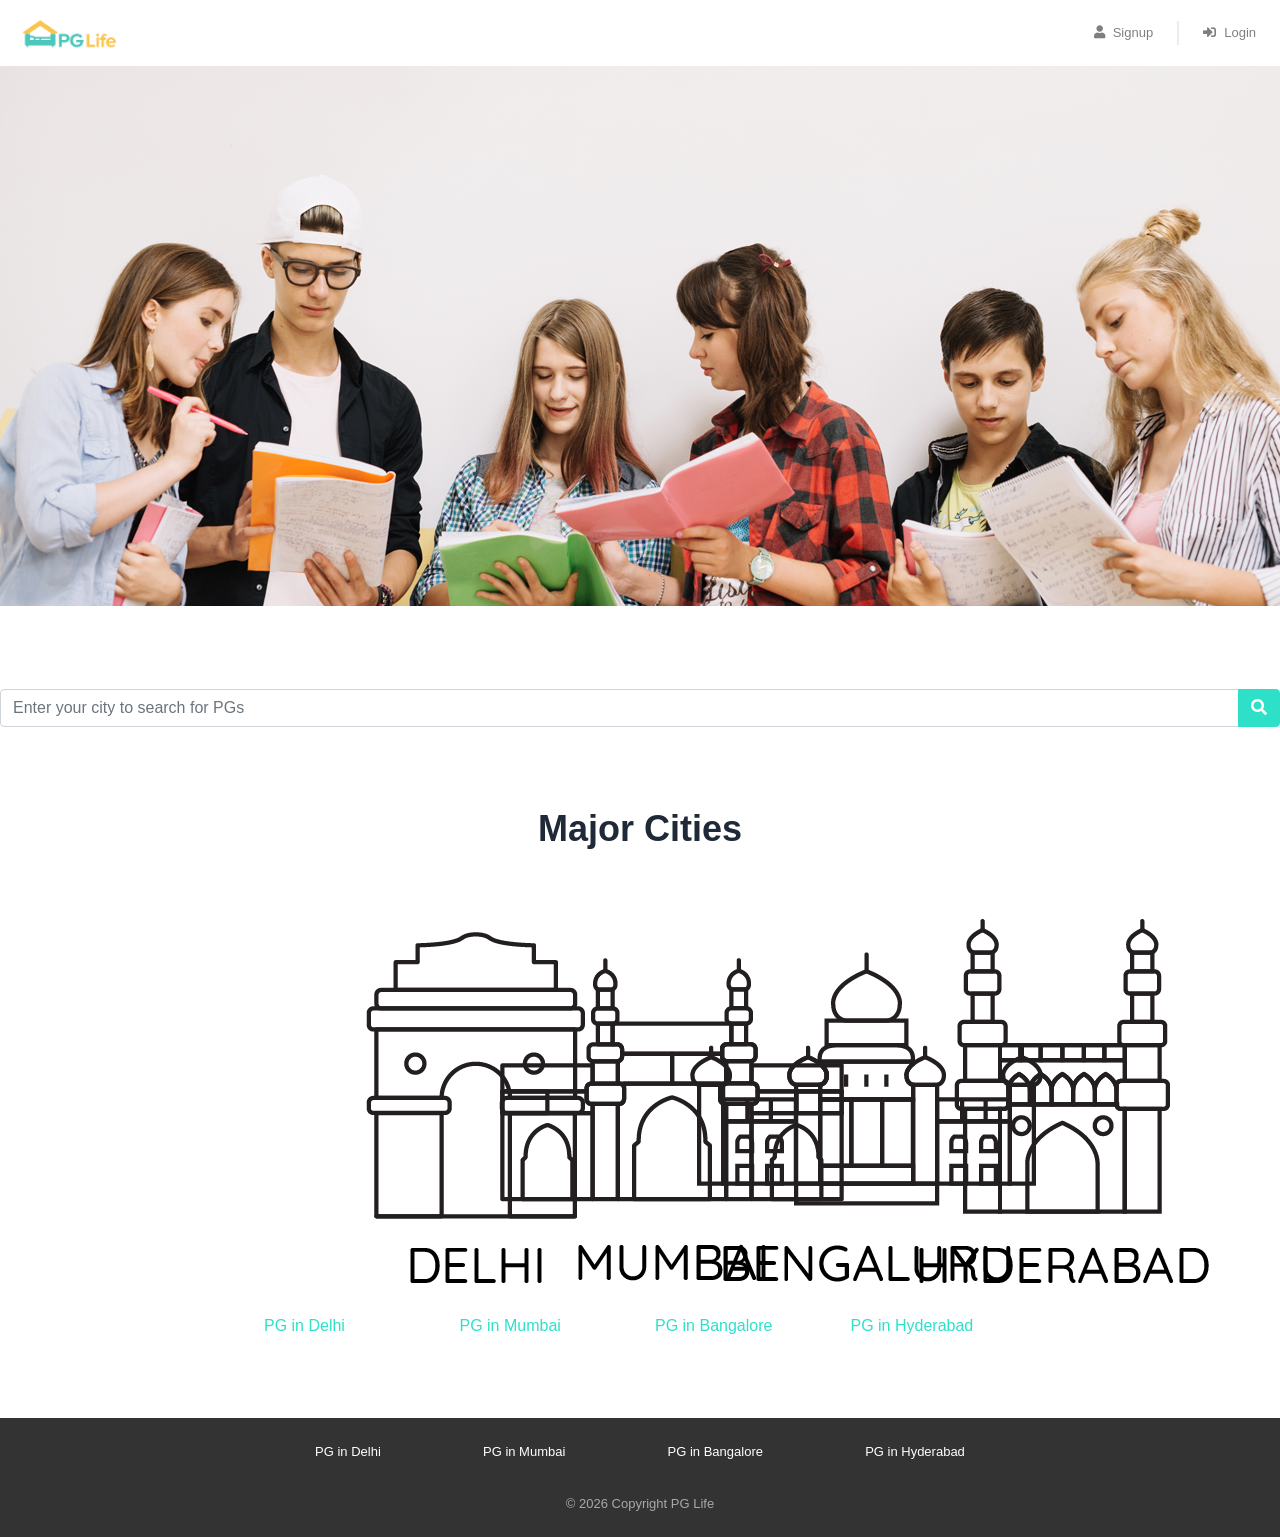
<file: index.html>
<!DOCTYPE html>
<html lang="en">

<head>
    <meta name="viewport" content="width=device-width, initial-scale=1">
    <title>Welcome | PG Life</title>

    <link href="css/bootstrap.min.css" rel="stylesheet" />
    <link href="https://use.fontawesome.com/releases/v5.11.2/css/all.css" rel="stylesheet" />
    <link href="https://fonts.googleapis.com/css2?family=Open+Sans:ital,wght@0,300;0,400;0,600;0,700;0,800;1,300;1,400;1,600;1,700;1,800&display=swap" rel="stylesheet" />
    <link href="css/common.css" rel="stylesheet" />
    <link href="css/home.css" rel="stylesheet" />
</head>

<body>
    <div class="header sticky-top">
        <nav class="navbar navbar-expand-md navbar-light">
            <a class="navbar-brand" href="index.html">
                <img src="img/logo.png" />
            </a>
            <button class="navbar-toggler" type="button" data-toggle="collapse" data-target="#my-navbar">
                <span class="navbar-toggler-icon"></span>
            </button>

            <div class="collapse navbar-collapse justify-content-end" id="my-navbar">
                <ul class="navbar-nav">
                    <li class="nav-item">
                        <a class="nav-link" href="#" data-toggle="modal" data-target="#signup-modal">
                            <i class="fas fa-user"></i>Signup
                        </a>
                    </li>
                    <div class="nav-vl"></div>
                    <li class="nav-item">
                        <a class="nav-link" href="#" data-toggle="modal" data-target="#login-modal">
                            <i class="fas fa-sign-in-alt"></i>Login
                        </a>
                    </li>
                </ul>
            </div>
        </nav>
    </div>

    <div id="loading">
    </div>

    <!-- Hero -->
    <div id="hero-carousel" class="carousel slide hero-carousel" data-ride="carousel" data-interval="4000">
        <div class="carousel-inner">
            <div class="carousel-item active">
                <img src="img/bg.png" alt="students" />
            </div>
            <div class="carousel-item">
                <img src="img/bg2.png" alt="cozy living room" />
            </div>
            <div class="carousel-item">
                <img src="img/bg3.png" alt="study desk" />
            </div>
        </div>

        <div class="hero-overlay"></div>

        <div class="hero-caption">
            <h1 class="white">Happiness per Square Foot</h1>
            <form class="hero-search-form" action="property_list.html" method="get">
                <div class="input-group hero-search">
                    <input type="text" class="form-control" name="city" placeholder="Enter your city to search for PGs" required />
                    <div class="input-group-append">
                        <button class="btn btn-primary" type="submit">
                            <i class="fas fa-search"></i>
                        </button>
                    </div>
                </div>
            </form>
        </div>
    </div>

    <!-- Major Cities -->
    <div class="page-container cities-container">
        <h1 class="text-center">Major Cities</h1>

        <div class="row justify-content-center city-row">
            <div class="col-6 col-md-3 city-col">
                <a href="property_list.html">
                    <div class="city-circle">
                        <img src="img/delhi.png" alt="Delhi" />
                    </div>
                    <div class="city-name">PG in Delhi</div>
                </a>
            </div>
            <div class="col-6 col-md-3 city-col">
                <a href="property_list.html">
                    <div class="city-circle">
                        <img src="img/mumbai.png" alt="Mumbai" />
                    </div>
                    <div class="city-name">PG in Mumbai</div>
                </a>
            </div>
            <div class="col-6 col-md-3 city-col">
                <a href="property_list.html">
                    <div class="city-circle">
                        <img src="img/bangalore.png" alt="Bengaluru" />
                    </div>
                    <div class="city-name">PG in Bangalore</div>
                </a>
            </div>
            <div class="col-6 col-md-3 city-col">
                <a href="property_list.html">
                    <div class="city-circle">
                        <img src="img/hyderabad.png" alt="Hyderabad" />
                    </div>
                    <div class="city-name">PG in Hyderabad</div>
                </a>
            </div>
        </div>
    </div>

    <!-- Signup Modal -->
    <div class="modal fade" id="signup-modal" tabindex="-1" role="dialog" aria-labelledby="signup-heading" aria-hidden="true">
        <div class="modal-dialog" role="document">
            <div class="modal-content">
                <div class="modal-header">
                    <h5 class="modal-title" id="signup-heading">Signup with PGLife</h5>
                    <button type="button" class="close" data-dismiss="modal" aria-label="Close">
                        <span aria-hidden="true">&times;</span>
                    </button>
                </div>

                <div class="modal-body">
                    <form id="signup-form" class="form" role="form">
                        <div class="input-group form-group">
                            <div class="input-group-prepend">
                                <span class="input-group-text">
                                    <i class="fas fa-user"></i>
                                </span>
                            </div>
                            <input type="text" class="form-control" name="full_name" placeholder="Full Name" maxlength="30" required>
                        </div>

                        <div class="input-group form-group">
                            <div class="input-group-prepend">
                                <span class="input-group-text">
                                    <i class="fas fa-phone-alt"></i>
                                </span>
                            </div>
                            <input type="text" class="form-control" name="phone" placeholder="Phone Number" maxlength="10" minlength="10" required>
                        </div>

                        <div class="input-group form-group">
                            <div class="input-group-prepend">
                                <span class="input-group-text">
                                    <i class="fas fa-envelope"></i>
                                </span>
                            </div>
                            <input type="email" class="form-control" name="email" placeholder="Email" required>
                        </div>

                        <div class="input-group form-group">
                            <div class="input-group-prepend">
                                <span class="input-group-text">
                                    <i class="fas fa-lock"></i>
                                </span>
                            </div>
                            <input type="password" class="form-control" name="password" placeholder="Password" minlength="6" required>
                        </div>

                        <div class="input-group form-group">
                            <div class="input-group-prepend">
                                <span class="input-group-text">
                                    <i class="fas fa-university"></i>
                                </span>
                            </div>
                            <input type="text" class="form-control" name="college_name" placeholder="College Name" maxlength="150" required>
                        </div>

                        <div class="form-group">
                            <span>I'm a</span>
                            <input type="radio" class="ml-3" id="gender-male" name="gender" value="male" /> Male
                            <label for="gender-male">
                            </label>
                            <input type="radio" class="ml-3" id="gender-female" name="gender" value="female" />
                            <label for="gender-female">
                                Female
                            </label>
                        </div>

                        <div class="form-group">
                            <button type="submit" class="btn btn-block btn-primary">Create Account</button>
                        </div>
                    </form>
                </div>

                <div class="modal-footer">
                    <span>Already have an account?
                        <a href="#" data-dismiss="modal" data-toggle="modal" data-target="#login-modal">Login</a>
                    </span>
                </div>
            </div>
        </div>
    </div>

    <!-- Login Modal -->
    <div class="modal fade" id="login-modal" tabindex="-1" role="dialog" aria-labelledby="login-heading" aria-hidden="true">
        <div class="modal-dialog modal-dialog-centered" role="document">
            <div class="modal-content">
                <div class="modal-header">
                    <h5 class="modal-title" id="login-heading">Login with PGLife</h5>
                    <button type="button" class="close" data-dismiss="modal" aria-label="Close">
                        <span aria-hidden="true">&times;</span>
                    </button>
                </div>

                <div class="modal-body">
                    <form id="login-form" class="form" role="form">
                        <div class="input-group form-group">
                            <div class="input-group-prepend">
                                <span class="input-group-text">
                                    <i class="fas fa-user"></i>
                                </span>
                            </div>
                            <input type="email" class="form-control" name="email" placeholder="Email" required>
                        </div>

                        <div class="input-group form-group">
                            <div class="input-group-prepend">
                                <span class="input-group-text">
                                    <i class="fas fa-lock"></i>
                                </span>
                            </div>
                            <input type="password" class="form-control" name="password" placeholder="Password" minlength="6" required>
                        </div>

                        <div class="form-group">
                            <button type="submit" class="btn btn-block btn-primary">Login</button>
                        </div>
                    </form>
                </div>

                <div class="modal-footer">
                    <span>
                        <a href="#" data-dismiss="modal" data-toggle="modal" data-target="#signup-modal">Click here</a>
                        to register a new account
                    </span>
                </div>
            </div>
        </div>
    </div>

    <div class="footer">
        <div class="page-container footer-container">
            <div class="footer-cities">
                <div class="footer-city">
                    <a href="property_list.html">PG in Delhi</a>
                </div>
                <div class="footer-city">
                    <a href="property_list.html">PG in Mumbai</a>
                </div>
                <div class="footer-city">
                    <a href="property_list.html">PG in Bangalore</a>
                </div>
                <div class="footer-city">
                    <a href="property_list.html">PG in Hyderabad</a>
                </div>
            </div>
            <div class="footer-copyright">© 2026 Copyright PG Life </div>
        </div>
    </div>

    <script type="text/javascript" src="js/jquery.js"></script>
    <script type="text/javascript" src="js/bootstrap.min.js"></script>
</body>

</html>
</file>
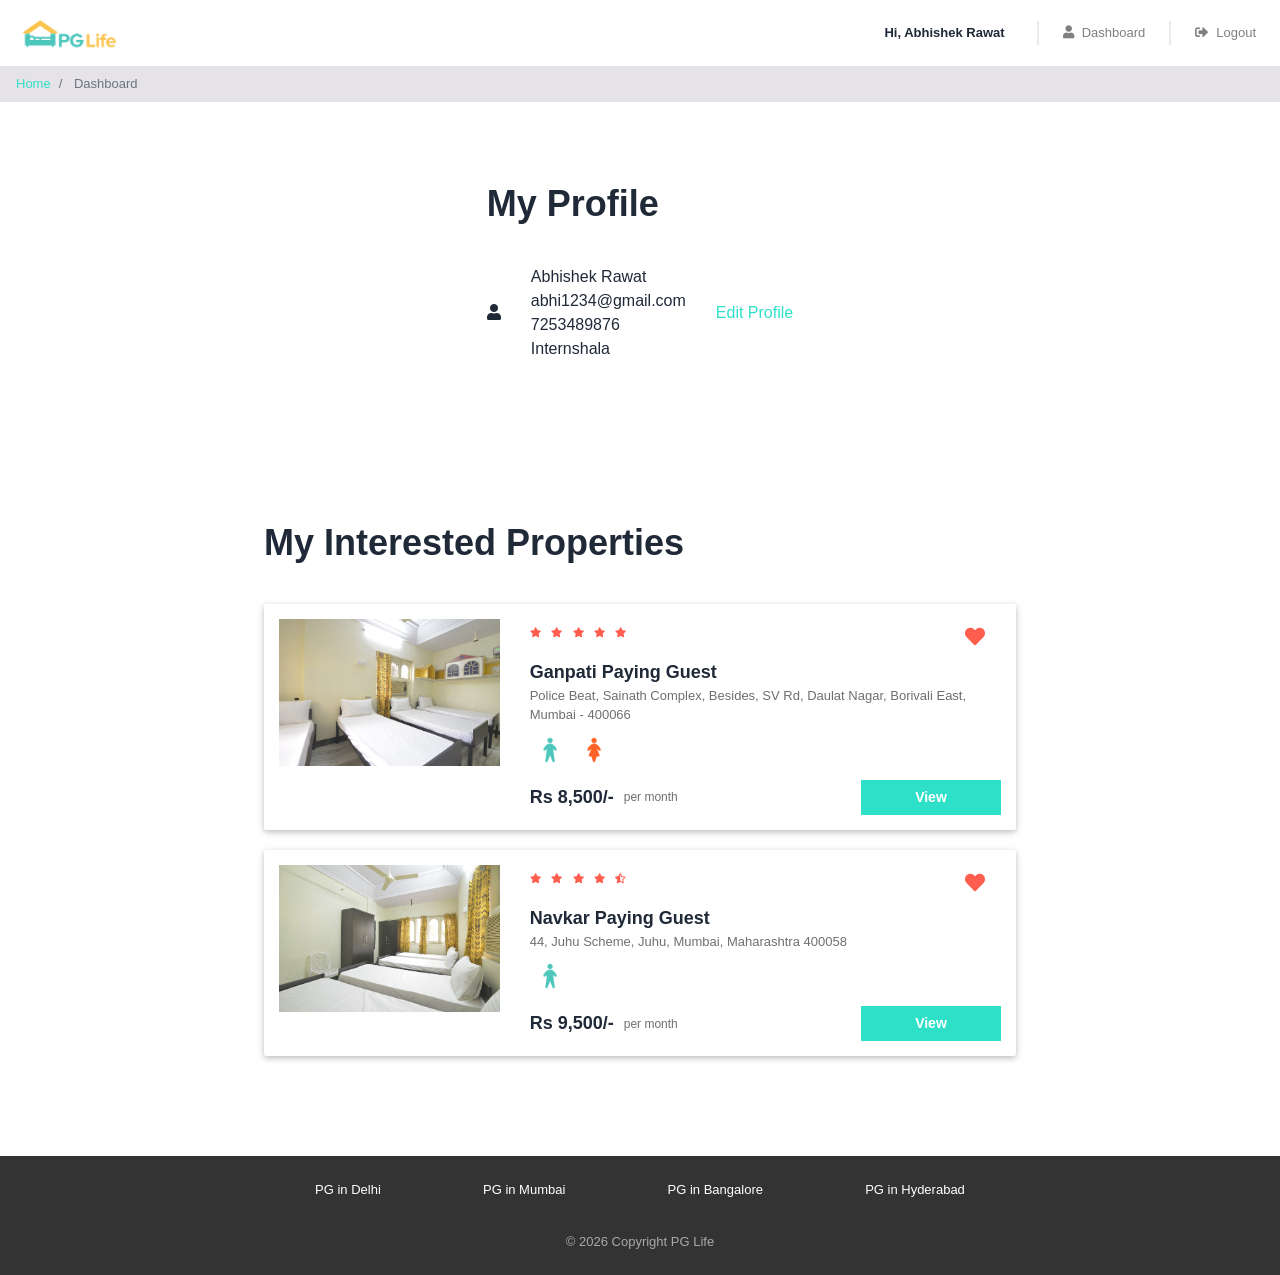
<file: dashboard.html>
<!DOCTYPE html>
<html lang="en">

<head>
    <meta name="viewport" content="width=device-width, initial-scale=1">
    <title>Dashboard | PG Life</title>

    <link href="css/bootstrap.min.css" rel="stylesheet" />
    <link href="https://use.fontawesome.com/releases/v5.11.2/css/all.css" rel="stylesheet" />
    <link href="https://fonts.googleapis.com/css2?family=Open+Sans:ital,wght@0,300;0,400;0,600;0,700;0,800;1,300;1,400;1,600;1,700;1,800&display=swap" rel="stylesheet" />
    <link href="css/common.css" rel="stylesheet" />
    <link href="css/dashboard.css" rel="stylesheet" />
</head>

<body>
    <div class="header sticky-top">
        <nav class="navbar navbar-expand-md navbar-light">
            <a class="navbar-brand" href="index.html">
                <img src="img/logo.png" />
            </a>
            <button class="navbar-toggler" type="button" data-toggle="collapse" data-target="#my-navbar">
                <span class="navbar-toggler-icon"></span>
            </button>

            <div class="collapse navbar-collapse justify-content-end" id="my-navbar">
                <ul class="navbar-nav align-items-md-center">
                    <li class="nav-item nav-name">Hi, Abhishek Rawat</li>
                    <div class="nav-vl"></div>
                    <li class="nav-item">
                        <a class="nav-link" href="dashboard.html">
                            <i class="fas fa-user"></i>Dashboard
                        </a>
                    </li>
                    <div class="nav-vl"></div>
                    <li class="nav-item">
                        <a class="nav-link" href="index.html">
                            <i class="fas fa-sign-out-alt"></i>Logout
                        </a>
                    </li>
                </ul>
            </div>
        </nav>
    </div>

    <div id="loading">
    </div>

    <nav aria-label="breadcrumb">
        <ol class="breadcrumb py-2">
            <li class="breadcrumb-item">
                <a href="index.html">Home</a>
            </li>
            <li class="breadcrumb-item active" aria-current="page">
                Dashboard
            </li>
        </ol>
    </nav>

    <!-- My Profile -->
    <div class="page-container">
        <h1>My Profile</h1>

        <div class="profile-row row align-items-center">
            <div class="col-auto">
                <div class="profile-photo">
                    <i class="fas fa-user"></i>
                </div>
            </div>
            <div class="col profile-info">
                <div class="profile-name">Abhishek Rawat</div>
                <div class="profile-detail">abhi1234@gmail.com</div>
                <div class="profile-detail">7253489876</div>
                <div class="profile-detail">Internshala</div>
            </div>
            <div class="col-auto">
                <a href="#" class="edit-profile-link">Edit Profile</a>
            </div>
        </div>
    </div>

    <!-- My Interested Properties -->
    <div class="interested-section">
        <div class="page-container">
            <h1>My Interested Properties</h1>

            <div class="property-card row">
                <div class="image-container col-md-4">
                    <img src="img/properties/1/eace7b9114fd6046.jpg" />
                </div>
                <div class="content-container col-md-8">
                    <div class="row no-gutters justify-content-between">
                        <div class="star-container" title="4.8">
                            <i class="fas fa-star"></i>
                            <i class="fas fa-star"></i>
                            <i class="fas fa-star"></i>
                            <i class="fas fa-star"></i>
                            <i class="fas fa-star"></i>
                        </div>
                        <div class="interested-container">
                            <i class="fas fa-heart"></i>
                        </div>
                    </div>
                    <div class="detail-container">
                        <div class="property-name">Ganpati Paying Guest</div>
                        <div class="property-address">Police Beat, Sainath Complex, Besides, SV Rd, Daulat Nagar, Borivali East, Mumbai - 400066</div>
                        <div class="property-gender">
                            <img src="img/male.png" />
                            <img src="img/female.png" />
                        </div>
                    </div>
                    <div class="row no-gutters">
                        <div class="rent-container col-6">
                            <div class="rent">Rs 8,500/-</div>
                            <div class="rent-unit">per month</div>
                        </div>
                        <div class="button-container col-6">
                            <a href="property_detail.html" class="btn btn-primary">View</a>
                        </div>
                    </div>
                </div>
            </div>

            <div class="property-card row">
                <div class="image-container col-md-4">
                    <img src="img/properties/1/1d4f0757fdb86d5f.jpg" />
                </div>
                <div class="content-container col-md-8">
                    <div class="row no-gutters justify-content-between">
                        <div class="star-container" title="4.5">
                            <i class="fas fa-star"></i>
                            <i class="fas fa-star"></i>
                            <i class="fas fa-star"></i>
                            <i class="fas fa-star"></i>
                            <i class="fas fa-star-half-alt"></i>
                        </div>
                        <div class="interested-container">
                            <i class="fas fa-heart"></i>
                        </div>
                    </div>
                    <div class="detail-container">
                        <div class="property-name">Navkar Paying Guest</div>
                        <div class="property-address">44, Juhu Scheme, Juhu, Mumbai, Maharashtra 400058</div>
                        <div class="property-gender">
                            <img src="img/male.png" />
                        </div>
                    </div>
                    <div class="row no-gutters">
                        <div class="rent-container col-6">
                            <div class="rent">Rs 9,500/-</div>
                            <div class="rent-unit">per month</div>
                        </div>
                        <div class="button-container col-6">
                            <a href="property_detail.html" class="btn btn-primary">View</a>
                        </div>
                    </div>
                </div>
            </div>
        </div>
    </div>

    <div class="footer">
        <div class="page-container footer-container">
            <div class="footer-cities">
                <div class="footer-city">
                    <a href="property_list.html">PG in Delhi</a>
                </div>
                <div class="footer-city">
                    <a href="property_list.html">PG in Mumbai</a>
                </div>
                <div class="footer-city">
                    <a href="property_list.html">PG in Bangalore</a>
                </div>
                <div class="footer-city">
                    <a href="property_list.html">PG in Hyderabad</a>
                </div>
            </div>
            <div class="footer-copyright">© 2026 Copyright PG Life </div>
        </div>
    </div>

    <script type="text/javascript" src="js/jquery.js"></script>
    <script type="text/javascript" src="js/bootstrap.min.js"></script>
</body>

</html>
</file>
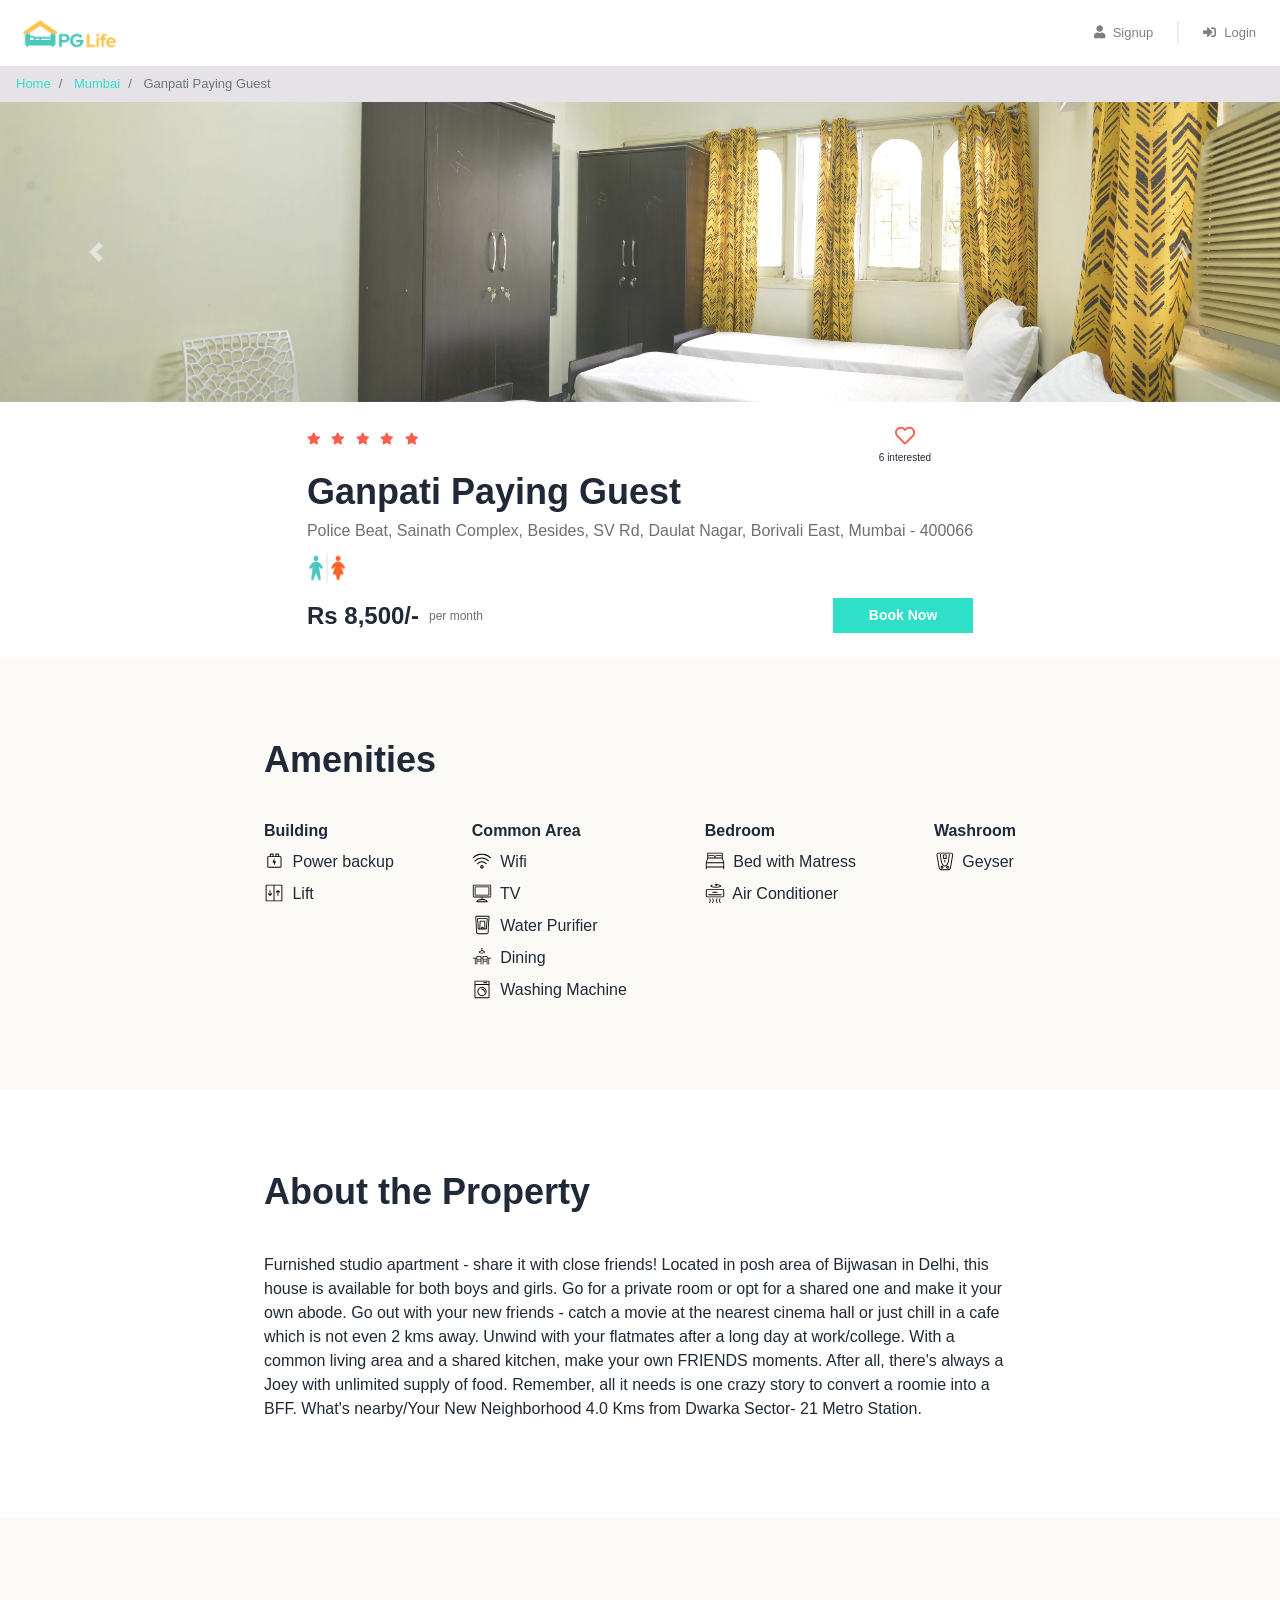
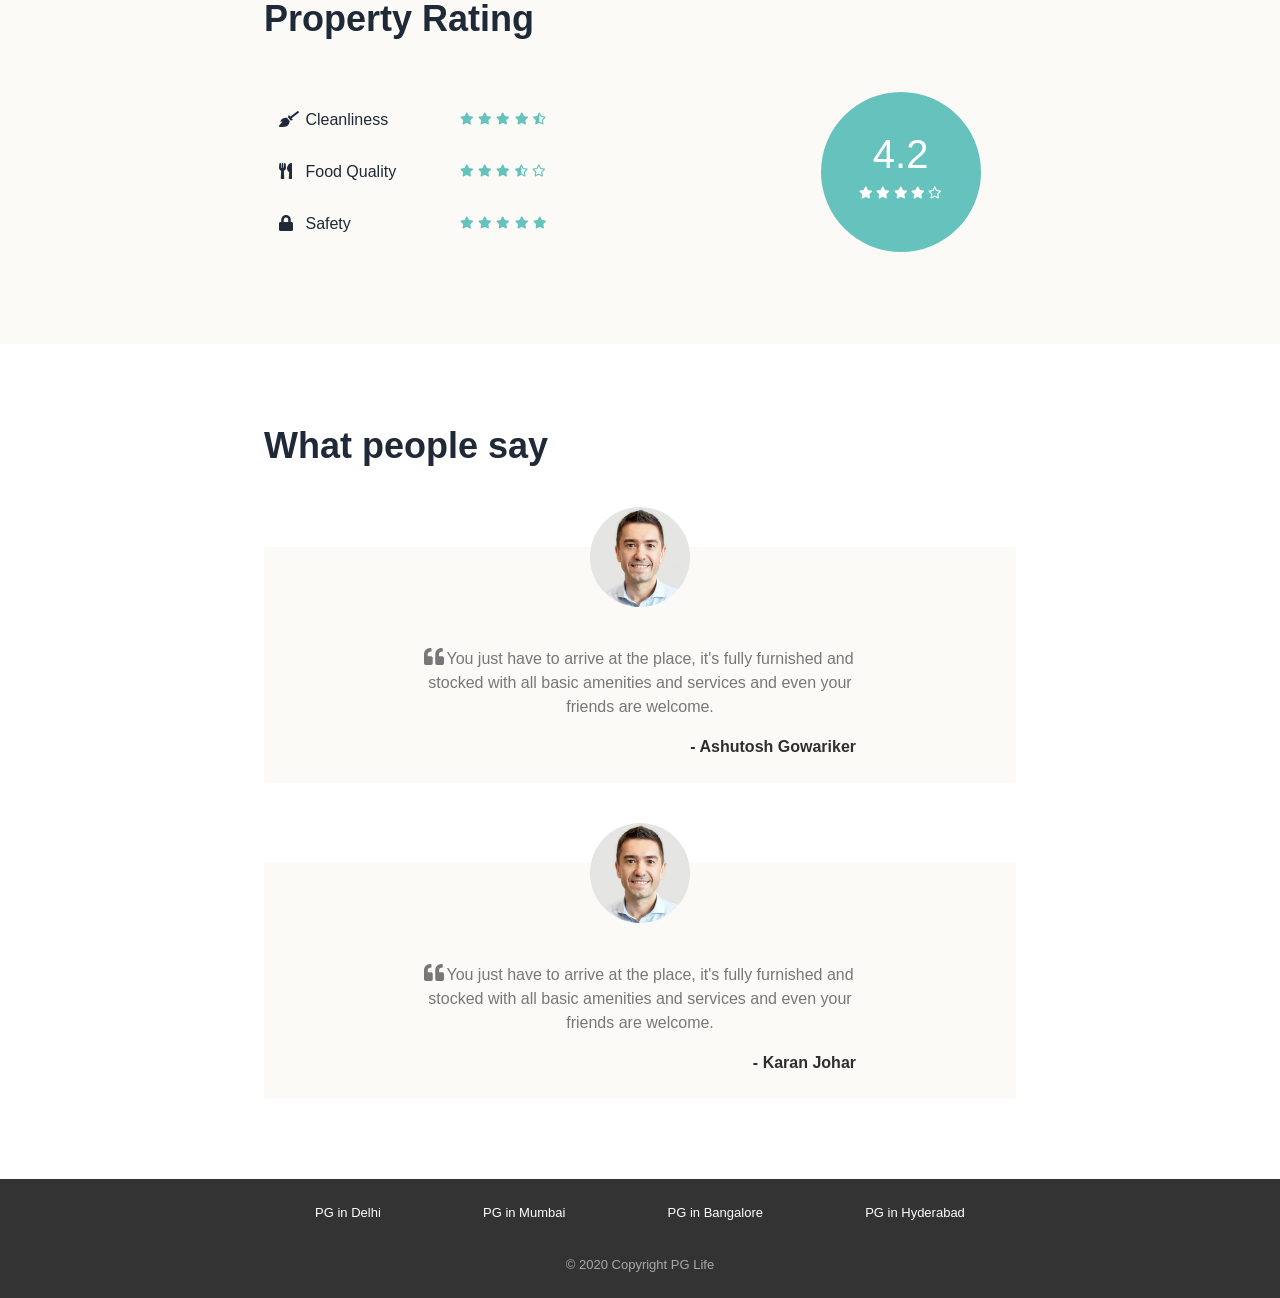
<file: property_detail.html>
<!DOCTYPE html>
<html lang="en">

<head>
    <meta name="viewport" content="width=device-width, initial-scale=1">
    <title>Ganpati Paying Guest | PG Life</title>

    <link href="css/bootstrap.min.css" rel="stylesheet" />
    <link href="https://use.fontawesome.com/releases/v5.11.2/css/all.css" rel="stylesheet" />
    <link href="https://fonts.googleapis.com/css2?family=Open+Sans:ital,wght@0,300;0,400;0,600;0,700;0,800;1,300;1,400;1,600;1,700;1,800&display=swap" rel="stylesheet" />
    <link href="css/common.css" rel="stylesheet" />
    <link href="css/property_detail.css" rel="stylesheet" />
</head>

<body>
    <div class="header sticky-top">
        <nav class="navbar navbar-expand-md navbar-light">
            <a class="navbar-brand" href="index.html">
                <img src="img/logo.png" />
            </a>
            <button class="navbar-toggler" type="button" data-toggle="collapse" data-target="#my-navbar">
                <span class="navbar-toggler-icon"></span>
            </button>

            <div class="collapse navbar-collapse justify-content-end" id="my-navbar">
                <ul class="navbar-nav">
                    <li class="nav-item">
                        <a class="nav-link" href="#" data-toggle="modal" data-target="#signup-modal">
                            <i class="fas fa-user"></i>Signup
                        </a>
                    </li>
                    <div class="nav-vl"></div>
                    <li class="nav-item">
                        <a class="nav-link" href="#" data-toggle="modal" data-target="#login-modal">
                            <i class="fas fa-sign-in-alt"></i>Login
                        </a>
                    </li>
                </ul>
            </div>
        </nav>
    </div>

    <div id="loading">
    </div>

    <nav aria-label="breadcrumb">
        <ol class="breadcrumb py-2">
            <li class="breadcrumb-item">
                <a href="index.html">Home</a>
            </li>
            <li class="breadcrumb-item">
                <a href="property_list.html">Mumbai</a>
            </li>
            <li class="breadcrumb-item active" aria-current="page">
                Ganpati Paying Guest
            </li>
        </ol>
    </nav>

    <div id="property-images" class="carousel slide" data-ride="carousel">
        <ol class="carousel-indicators">
            <li data-target="#property-images" data-slide-to="0" class="active"></li>
            <li data-target="#property-images" data-slide-to="1" class=""></li>
            <li data-target="#property-images" data-slide-to="2" class=""></li>
        </ol>
        <div class="carousel-inner">
            <div class="carousel-item active">
                <img class="d-block w-100" src="img/properties/1/1d4f0757fdb86d5f.jpg" alt="slide">
            </div>
            <div class="carousel-item">
                <img class="d-block w-100" src="img/properties/1/46ebbb537aa9fb0a.jpg" alt="slide">
            </div>
            <div class="carousel-item">
                <img class="d-block w-100" src="img/properties/1/eace7b9114fd6046.jpg" alt="slide">
            </div>
        </div>
        <a class="carousel-control-prev" href="#property-images" role="button" data-slide="prev">
            <span class="carousel-control-prev-icon" aria-hidden="true"></span>
            <span class="sr-only">Previous</span>
        </a>
        <a class="carousel-control-next" href="#property-images" role="button" data-slide="next">
            <span class="carousel-control-next-icon" aria-hidden="true"></span>
            <span class="sr-only">Next</span>
        </a>
    </div>

    <div class="property-summary page-container">
        <div class="row no-gutters justify-content-between">
            <div class="star-container" title="4.8">
                <i class="fas fa-star"></i>
                <i class="fas fa-star"></i>
                <i class="fas fa-star"></i>
                <i class="fas fa-star"></i>
                <i class="fas fa-star"></i>
            </div>
            <div class="interested-container">
                <i class="is-interested-image far fa-heart"></i>
                <div class="interested-text">
                    <span class="interested-user-count">6</span> interested
                </div>
            </div>
        </div>
        <div class="detail-container">
            <div class="property-name">Ganpati Paying Guest</div>
            <div class="property-address">Police Beat, Sainath Complex, Besides, SV Rd, Daulat Nagar, Borivali East, Mumbai - 400066</div>
            <div class="property-gender">
                <img src="img/unisex.png" />
            </div>
        </div>
        <div class="row no-gutters">
            <div class="rent-container col-6">
                <div class="rent">Rs 8,500/-</div>
                <div class="rent-unit">per month</div>
            </div>
            <div class="button-container col-6">
                <a href="#" class="btn btn-primary">Book Now</a>
            </div>
        </div>
    </div>

    <div class="property-amenities">
        <div class="page-container">
            <h1>Amenities</h1>
            <div class="row justify-content-between">
                <div class="col-md-auto">
                    <h5>Building</h5>
                    <div class="amenity-container">
                        <img src="img/amenities/powerbackup.svg">
                        <span>Power backup</span>
                    </div>
                    <div class="amenity-container">
                        <img src="img/amenities/lift.svg">
                        <span>Lift</span>
                    </div>
                </div>

                <div class="col-md-auto">
                    <h5>Common Area</h5>
                    <div class="amenity-container">
                        <img src="img/amenities/wifi.svg">
                        <span>Wifi</span>
                    </div>
                    <div class="amenity-container">
                        <img src="img/amenities/tv.svg">
                        <span>TV</span>
                    </div>
                    <div class="amenity-container">
                        <img src="img/amenities/rowater.svg">
                        <span>Water Purifier</span>
                    </div>
                    <div class="amenity-container">
                        <img src="img/amenities/dining.svg">
                        <span>Dining</span>
                    </div>
                    <div class="amenity-container">
                        <img src="img/amenities/washingmachine.svg">
                        <span>Washing Machine</span>
                    </div>
                </div>

                <div class="col-md-auto">
                    <h5>Bedroom</h5>
                    <div class="amenity-container">
                        <img src="img/amenities/bed.svg">
                        <span>Bed with Matress</span>
                    </div>
                    <div class="amenity-container">
                        <img src="img/amenities/ac.svg">
                        <span>Air Conditioner</span>
                    </div>
                </div>

                <div class="col-md-auto">
                    <h5>Washroom</h5>
                    <div class="amenity-container">
                        <img src="img/amenities/geyser.svg">
                        <span>Geyser</span>
                    </div>
                </div>
            </div>
        </div>
    </div>

    <div class="property-about page-container">
        <h1>About the Property</h1>
        <p>Furnished studio apartment - share it with close friends! Located in posh area of Bijwasan in Delhi, this house is available for both boys and girls. Go for a private room or opt for a shared one and make it your own abode. Go out with your new friends - catch a movie at the nearest cinema hall or just chill in a cafe which is not even 2 kms away. Unwind with your flatmates after a long day at work/college. With a common living area and a shared kitchen, make your own FRIENDS moments. After all, there's always a Joey with unlimited supply of food. Remember, all it needs is one crazy story to convert a roomie into a BFF. What's nearby/Your New Neighborhood 4.0 Kms from Dwarka Sector- 21 Metro Station.</p>
    </div>

    <div class="property-rating">
        <div class="page-container">
            <h1>Property Rating</h1>
            <div class="row align-items-center justify-content-between">
                <div class="col-md-6">
                    <div class="rating-criteria row">
                        <div class="col-6">
                            <i class="rating-criteria-icon fas fa-broom"></i>
                            <span class="rating-criteria-text">Cleanliness</span>
                        </div>
                        <div class="rating-criteria-star-container col-6" title="4.3">
                            <i class="fas fa-star"></i>
                            <i class="fas fa-star"></i>
                            <i class="fas fa-star"></i>
                            <i class="fas fa-star"></i>
                            <i class="fas fa-star-half-alt"></i>
                        </div>
                    </div>

                    <div class="rating-criteria row">
                        <div class="col-6">
                            <i class="rating-criteria-icon fas fa-utensils"></i>
                            <span class="rating-criteria-text">Food Quality</span>
                        </div>
                        <div class="rating-criteria-star-container col-6" title="3.4">
                            <i class="fas fa-star"></i>
                            <i class="fas fa-star"></i>
                            <i class="fas fa-star"></i>
                            <i class="fas fa-star-half-alt"></i>
                            <i class="far fa-star"></i>
                        </div>
                    </div>

                    <div class="rating-criteria row">
                        <div class="col-6">
                            <i class="rating-criteria-icon fa fa-lock"></i>
                            <span class="rating-criteria-text">Safety</span>
                        </div>
                        <div class="rating-criteria-star-container col-6" title="4.8">
                            <i class="fas fa-star"></i>
                            <i class="fas fa-star"></i>
                            <i class="fas fa-star"></i>
                            <i class="fas fa-star"></i>
                            <i class="fas fa-star"></i>
                        </div>
                    </div>
                </div>

                <div class="col-md-4">
                    <div class="rating-circle">
                        <div class="total-rating">4.2</div>
                        <div class="rating-circle-star-container">
                            <i class="fas fa-star"></i>
                            <i class="fas fa-star"></i>
                            <i class="fas fa-star"></i>
                            <i class="fas fa-star"></i>
                            <i class="far fa-star"></i>
                        </div>
                    </div>
                </div>
            </div>
        </div>
    </div>

    <div class="property-testimonials page-container">
        <h1>What people say</h1>
        <div class="testimonial-block">
            <div class="testimonial-image-container">
                <img class="testimonial-img" src="img/man.png">
            </div>
            <div class="testimonial-text">
                <i class="fa fa-quote-left" aria-hidden="true"></i>
                <p>You just have to arrive at the place, it's fully furnished and stocked with all basic amenities and services and even your friends are welcome.</p>
            </div>
            <div class="testimonial-name">- Ashutosh Gowariker</div>
        </div>
        <div class="testimonial-block">
            <div class="testimonial-image-container">
                <img class="testimonial-img" src="img/man.png">
            </div>
            <div class="testimonial-text">
                <i class="fa fa-quote-left" aria-hidden="true"></i>
                <p>You just have to arrive at the place, it's fully furnished and stocked with all basic amenities and services and even your friends are welcome.</p>
            </div>
            <div class="testimonial-name">- Karan Johar</div>
        </div>
    </div>

    <div class="modal fade" id="signup-modal" tabindex="-1" role="dialog" aria-labelledby="signup-heading" aria-hidden="true">
        <div class="modal-dialog" role="document">
            <div class="modal-content">
                <div class="modal-header">
                    <h5 class="modal-title" id="signup-heading">Signup with PGLife</h5>
                    <button type="button" class="close" data-dismiss="modal" aria-label="Close">
                        <span aria-hidden="true">&times;</span>
                    </button>
                </div>

                <div class="modal-body">
                    <form id="signup-form" class="form" role="form">
                        <div class="input-group form-group">
                            <div class="input-group-prepend">
                                <span class="input-group-text">
                                    <i class="fas fa-user"></i>
                                </span>
                            </div>
                            <input type="text" class="form-control" name="full_name" placeholder="Full Name" maxlength="30" required>
                        </div>

                        <div class="input-group form-group">
                            <div class="input-group-prepend">
                                <span class="input-group-text">
                                    <i class="fas fa-phone-alt"></i>
                                </span>
                            </div>
                            <input type="text" class="form-control" name="phone" placeholder="Phone Number" maxlength="10" minlength="10" required>
                        </div>

                        <div class="input-group form-group">
                            <div class="input-group-prepend">
                                <span class="input-group-text">
                                    <i class="fas fa-envelope"></i>
                                </span>
                            </div>
                            <input type="email" class="form-control" name="email" placeholder="Email" required>
                        </div>

                        <div class="input-group form-group">
                            <div class="input-group-prepend">
                                <span class="input-group-text">
                                    <i class="fas fa-lock"></i>
                                </span>
                            </div>
                            <input type="password" class="form-control" name="password" placeholder="Password" minlength="6" required>
                        </div>

                        <div class="input-group form-group">
                            <div class="input-group-prepend">
                                <span class="input-group-text">
                                    <i class="fas fa-university"></i>
                                </span>
                            </div>
                            <input type="text" class="form-control" name="college_name" placeholder="College Name" maxlength="150" required>
                        </div>

                        <div class="form-group">
                            <span>I'm a</span>
                            <input type="radio" class="ml-3" id="gender-male" name="gender" value="male" /> Male
                            <label for="gender-male">
                            </label>
                            <input type="radio" class="ml-3" id="gender-female" name="gender" value="female" />
                            <label for="gender-female">
                                Female
                            </label>
                        </div>

                        <div class="form-group">
                            <button type="submit" class="btn btn-block btn-primary">Create Account</button>
                        </div>
                    </form>
                </div>

                <div class="modal-footer">
                    <span>Already have an account?
                        <a href="#" data-dismiss="modal" data-toggle="modal" data-target="#login-modal">Login</a>
                    </span>
                </div>
            </div>
        </div>
    </div>

    <div class="modal fade" id="login-modal" tabindex="-1" role="dialog" aria-labelledby="login-heading" aria-hidden="true">
        <div class="modal-dialog modal-dialog-centered" role="document">
            <div class="modal-content">
                <div class="modal-header">
                    <h5 class="modal-title" id="login-heading">Login with PGLife</h5>
                    <button type="button" class="close" data-dismiss="modal" aria-label="Close">
                        <span aria-hidden="true">&times;</span>
                    </button>
                </div>

                <div class="modal-body">
                    <form id="login-form" class="form" role="form">
                        <div class="input-group form-group">
                            <div class="input-group-prepend">
                                <span class="input-group-text">
                                    <i class="fas fa-user"></i>
                                </span>
                            </div>
                            <input type="email" class="form-control" name="email" placeholder="Email" required>
                        </div>

                        <div class="input-group form-group">
                            <div class="input-group-prepend">
                                <span class="input-group-text">
                                    <i class="fas fa-lock"></i>
                                </span>
                            </div>
                            <input type="password" class="form-control" name="password" placeholder="Password" minlength="6" required>
                        </div>

                        <div class="form-group">
                            <button type="submit" class="btn btn-block btn-primary">Login</button>
                        </div>
                    </form>
                </div>

                <div class="modal-footer">
                    <span>
                        <a href="#" data-dismiss="modal" data-toggle="modal" data-target="#signup-modal">Click here</a>
                        to register a new account
                    </span>
                </div>
            </div>
        </div>
    </div>

    <div class="footer">
        <div class="page-container footer-container">
            <div class="footer-cities">
                <div class="footer-city">
                    <a href="property_list.html">PG in Delhi</a>
                </div>
                <div class="footer-city">
                    <a href="property_list.html">PG in Mumbai</a>
                </div>
                <div class="footer-city">
                    <a href="property_list.html">PG in Bangalore</a>
                </div>
                <div class="footer-city">
                    <a href="property_list.html">PG in Hyderabad</a>
                </div>
            </div>
            <div class="footer-copyright">© 2020 Copyright PG Life </div>
        </div>
    </div>

    <script type="text/javascript" src="js/jquery.js"></script>
    <script type="text/javascript" src="js/bootstrap.min.js"></script>
</body>

</html>
</file>
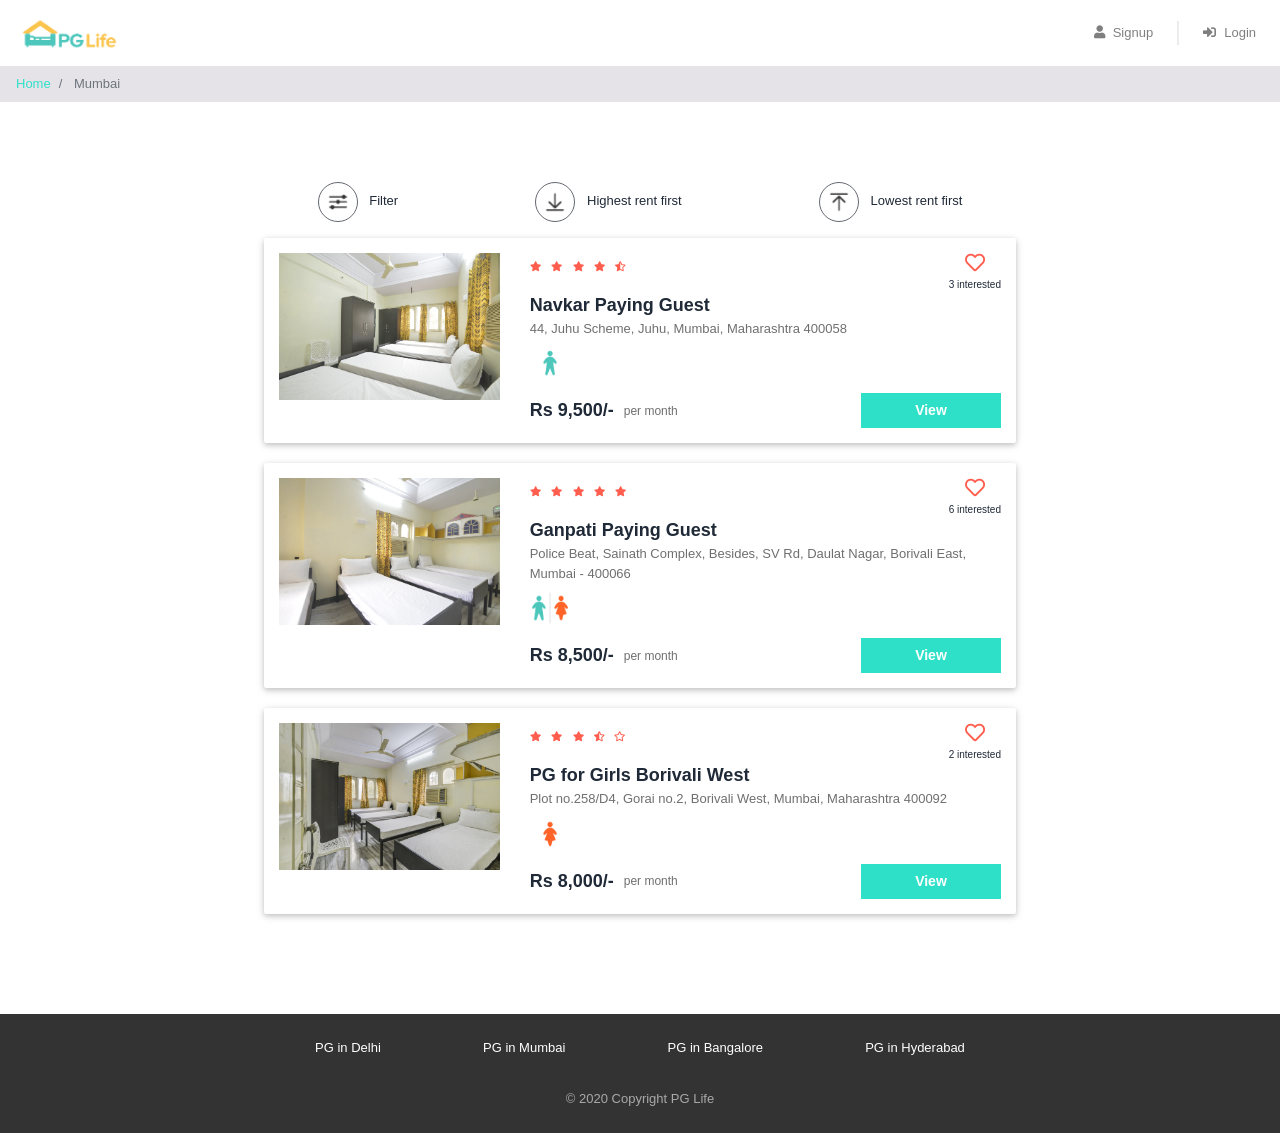
<file: property_list.html>
<!DOCTYPE html>
<html lang="en">

<head>
    <meta name="viewport" content="width=device-width, initial-scale=1">
    <title>Best PG's in Mumbai | PG Life</title>

    <link href="css/bootstrap.min.css" rel="stylesheet" />
    <link href="https://use.fontawesome.com/releases/v5.11.2/css/all.css" rel="stylesheet" />
    <link href="https://fonts.googleapis.com/css2?family=Open+Sans:ital,wght@0,300;0,400;0,600;0,700;0,800;1,300;1,400;1,600;1,700;1,800&display=swap" rel="stylesheet" />
    <link href="css/common.css" rel="stylesheet" />
    <link href="css/property_list.css" rel="stylesheet" />
</head>

<body>
    <div class="header sticky-top">
        <nav class="navbar navbar-expand-md navbar-light">
            <a class="navbar-brand" href="index.html">
                <img src="img/logo.png" />
            </a>
            <button class="navbar-toggler" type="button" data-toggle="collapse" data-target="#my-navbar">
                <span class="navbar-toggler-icon"></span>
            </button>

            <div class="collapse navbar-collapse justify-content-end" id="my-navbar">
                <ul class="navbar-nav">
                    <li class="nav-item">
                        <a class="nav-link" href="#" data-toggle="modal" data-target="#signup-modal">
                            <i class="fas fa-user"></i>Signup
                        </a>
                    </li>
                    <div class="nav-vl"></div>
                    <li class="nav-item">
                        <a class="nav-link" href="#" data-toggle="modal" data-target="#login-modal">
                            <i class="fas fa-sign-in-alt"></i>Login
                        </a>
                    </li>
                </ul>
            </div>
        </nav>
    </div>

    <div id="loading">
    </div>

    <nav aria-label="breadcrumb">
        <ol class="breadcrumb py-2">
            <li class="breadcrumb-item">
                <a href="index.html">Home</a>
            </li>
            <li class="breadcrumb-item active" aria-current="page">
                Mumbai
            </li>
        </ol>
    </nav>

    <div class="page-container">
        <div class="filter-bar row justify-content-around">
            <div class="col-auto" data-toggle="modal" data-target="#filter-modal">
                <img src="img/filter.png" alt="filter" />
                <span>Filter</span>
            </div>
            <div class="col-auto">
                <img src="img/desc.png" alt="sort-desc" />
                <span>Highest rent first</span>
            </div>
            <div class="col-auto">
                <img src="img/asc.png" alt="sort-asc" />
                <span>Lowest rent first</span>
            </div>
        </div>

        
        <div class="property-card row">
            <div class="image-container col-md-4">
                <img src="img/properties/1/1d4f0757fdb86d5f.jpg" />
            </div>
            <div class="content-container col-md-8">
                <div class="row no-gutters justify-content-between">
                    <div class="star-container" title="4.5">
                        <i class="fas fa-star"></i>
                        <i class="fas fa-star"></i>
                        <i class="fas fa-star"></i>
                        <i class="fas fa-star"></i>
                        <i class="fas fa-star-half-alt"></i>
                    </div>
                    <div class="interested-container">
                        <i class="far fa-heart"></i>
                        <div class="interested-text">3 interested</div>
                    </div>
                </div>
                <div class="detail-container">
                    <div class="property-name">Navkar Paying Guest</div>
                    <div class="property-address">44, Juhu Scheme, Juhu, Mumbai, Maharashtra 400058</div>
                    <div class="property-gender">
                        <img src="img/male.png" />
                    </div>
                </div>
                <div class="row no-gutters">
                    <div class="rent-container col-6">
                        <div class="rent">Rs 9,500/-</div>
                        <div class="rent-unit">per month</div>
                    </div>
                    <div class="button-container col-6">
                        <a href="property_detail.html" class="btn btn-primary">View</a>
                    </div>
                </div>
            </div>
        </div>

        <div class="property-card row">
            <div class="image-container col-md-4">
                <img src="img/properties/1/eace7b9114fd6046.jpg" />
            </div>
            <div class="content-container col-md-8">
                <div class="row no-gutters justify-content-between">
                    <div class="star-container" title="4.8">
                        <i class="fas fa-star"></i>
                        <i class="fas fa-star"></i>
                        <i class="fas fa-star"></i>
                        <i class="fas fa-star"></i>
                        <i class="fas fa-star"></i>
                    </div>
                    <div class="interested-container">
                        <i class="far fa-heart"></i>
                        <div class="interested-text">6 interested</div>
                    </div>
                </div>
                <div class="detail-container">
                    <div class="property-name">Ganpati Paying Guest</div>
                    <div class="property-address">Police Beat, Sainath Complex, Besides, SV Rd, Daulat Nagar, Borivali East, Mumbai - 400066</div>
                    <div class="property-gender">
                        <img src="img/unisex.png" />
                    </div>
                </div>
                <div class="row no-gutters">
                    <div class="rent-container col-6">
                        <div class="rent">Rs 8,500/-</div>
                        <div class="rent-unit">per month</div>
                    </div>
                    <div class="button-container col-6">
                        <a href="property_detail.html" class="btn btn-primary">View</a>
                    </div>
                </div>
            </div>
        </div>

        <div class="property-card row">
            <div class="image-container col-md-4">
                <img src="img/properties/1/46ebbb537aa9fb0a.jpg" />
            </div>
            <div class="content-container col-md-8">
                <div class="row no-gutters justify-content-between">
                    <div class="star-container" title="3.5">
                        <i class="fas fa-star"></i>
                        <i class="fas fa-star"></i>
                        <i class="fas fa-star"></i>
                        <i class="fas fa-star-half-alt"></i>
                        <i class="far fa-star"></i>
                    </div>
                    <div class="interested-container">
                        <i class="far fa-heart"></i>
                        <div class="interested-text">2 interested</div>
                    </div>
                </div>
                <div class="detail-container">
                    <div class="property-name">PG for Girls Borivali West</div>
                    <div class="property-address">Plot no.258/D4, Gorai no.2, Borivali West, Mumbai, Maharashtra 400092</div>
                    <div class="property-gender">
                        <img src="img/female.png" />
                    </div>
                </div>
                <div class="row no-gutters">
                    <div class="rent-container col-6">
                        <div class="rent">Rs 8,000/-</div>
                        <div class="rent-unit">per month</div>
                    </div>
                    <div class="button-container col-6">
                        <a href="property_detail.html" class="btn btn-primary">View</a>
                    </div>
                </div>
            </div>
        </div>
    </div>

    <div class="modal fade" id="filter-modal" tabindex="-1" role="dialog" aria-labelledby="filter-heading" aria-hidden="true">
        <div class="modal-dialog modal-dialog-centered" role="document">
            <div class="modal-content">
                <div class="modal-header">
                    <h3 class="modal-title" id="filter-heading">Filters</h3>
                    <button type="button" class="close" data-dismiss="modal" aria-label="Close">
                        <span aria-hidden="true">&times;</span>
                    </button>
                </div>

                <div class="modal-body">
                    <h5>Gender</h5>
                    <hr />
                    <div>
                        <button class="btn btn-outline-dark btn-active">
                            No Filter
                        </button>
                        <button class="btn btn-outline-dark">
                            <i class="fas fa-venus-mars"></i>Unisex
                        </button>
                        <button class="btn btn-outline-dark">
                            <i class="fas fa-mars"></i>Male
                        </button>
                        <button class="btn btn-outline-dark">
                            <i class="fas fa-venus"></i>Female
                        </button>
                    </div>
                </div>

                <div class="modal-footer">
                    <button data-dismiss="modal" class="btn btn-success">Okay</button>
                </div>
            </div>
        </div>
    </div>

    <div class="modal fade" id="signup-modal" tabindex="-1" role="dialog" aria-labelledby="signup-heading" aria-hidden="true">
        <div class="modal-dialog" role="document">
            <div class="modal-content">
                <div class="modal-header">
                    <h5 class="modal-title" id="signup-heading">Signup with PGLife</h5>
                    <button type="button" class="close" data-dismiss="modal" aria-label="Close">
                        <span aria-hidden="true">&times;</span>
                    </button>
                </div>

                <div class="modal-body">
                    <form id="signup-form" class="form" role="form">
                        <div class="input-group form-group">
                            <div class="input-group-prepend">
                                <span class="input-group-text">
                                    <i class="fas fa-user"></i>
                                </span>
                            </div>
                            <input type="text" class="form-control" name="full_name" placeholder="Full Name" maxlength="30" required>
                        </div>

                        <div class="input-group form-group">
                            <div class="input-group-prepend">
                                <span class="input-group-text">
                                    <i class="fas fa-phone-alt"></i>
                                </span>
                            </div>
                            <input type="text" class="form-control" name="phone" placeholder="Phone Number" maxlength="10" minlength="10" required>
                        </div>

                        <div class="input-group form-group">
                            <div class="input-group-prepend">
                                <span class="input-group-text">
                                    <i class="fas fa-envelope"></i>
                                </span>
                            </div>
                            <input type="email" class="form-control" name="email" placeholder="Email" required>
                        </div>

                        <div class="input-group form-group">
                            <div class="input-group-prepend">
                                <span class="input-group-text">
                                    <i class="fas fa-lock"></i>
                                </span>
                            </div>
                            <input type="password" class="form-control" name="password" placeholder="Password" minlength="6" required>
                        </div>

                        <div class="input-group form-group">
                            <div class="input-group-prepend">
                                <span class="input-group-text">
                                    <i class="fas fa-university"></i>
                                </span>
                            </div>
                            <input type="text" class="form-control" name="college_name" placeholder="College Name" maxlength="150" required>
                        </div>

                        <div class="form-group">
                            <span>I'm a</span>
                            <input type="radio" class="ml-3" id="gender-male" name="gender" value="male" /> Male
                            <label for="gender-male">
                            </label>
                            <input type="radio" class="ml-3" id="gender-female" name="gender" value="female" />
                            <label for="gender-female">
                                Female
                            </label>
                        </div>

                        <div class="form-group">
                            <button type="submit" class="btn btn-block btn-primary">Create Account</button>
                        </div>
                    </form>
                </div>

                <div class="modal-footer">
                    <span>Already have an account?
                        <a href="#" data-dismiss="modal" data-toggle="modal" data-target="#login-modal">Login</a>
                    </span>
                </div>
            </div>
        </div>
    </div>

    <div class="modal fade" id="login-modal" tabindex="-1" role="dialog" aria-labelledby="login-heading" aria-hidden="true">
        <div class="modal-dialog modal-dialog-centered" role="document">
            <div class="modal-content">
                <div class="modal-header">
                    <h5 class="modal-title" id="login-heading">Login with PGLife</h5>
                    <button type="button" class="close" data-dismiss="modal" aria-label="Close">
                        <span aria-hidden="true">&times;</span>
                    </button>
                </div>

                <div class="modal-body">
                    <form id="login-form" class="form" role="form">
                        <div class="input-group form-group">
                            <div class="input-group-prepend">
                                <span class="input-group-text">
                                    <i class="fas fa-user"></i>
                                </span>
                            </div>
                            <input type="email" class="form-control" name="email" placeholder="Email" required>
                        </div>

                        <div class="input-group form-group">
                            <div class="input-group-prepend">
                                <span class="input-group-text">
                                    <i class="fas fa-lock"></i>
                                </span>
                            </div>
                            <input type="password" class="form-control" name="password" placeholder="Password" minlength="6" required>
                        </div>

                        <div class="form-group">
                            <button type="submit" class="btn btn-block btn-primary">Login</button>
                        </div>
                    </form>
                </div>

                <div class="modal-footer">
                    <span>
                        <a href="#" data-dismiss="modal" data-toggle="modal" data-target="#signup-modal">Click here</a>
                        to register a new account
                    </span>
                </div>
            </div>
        </div>
    </div>

    <div class="footer">
        <div class="page-container footer-container">
            <div class="footer-cities">
                <div class="footer-city">
                    <a href="property_list.html">PG in Delhi</a>
                </div>
                <div class="footer-city">
                    <a href="property_list.html">PG in Mumbai</a>
                </div>
                <div class="footer-city">
                    <a href="property_list.html">PG in Bangalore</a>
                </div>
                <div class="footer-city">
                    <a href="property_list.html">PG in Hyderabad</a>
                </div>
            </div>
            <div class="footer-copyright">© 2020 Copyright PG Life </div>
        </div>
    </div>

    <script type="text/javascript" src="js/jquery.js"></script>
    <script type="text/javascript" src="js/bootstrap.min.js"></script>
</body>

</html>
</file>
<file: css/common.css>
:root {
    --ink: #121B2E;
    --teal: #2FE0C9;
    --coral: #FF5D4E;
    --sunshine: #FFC24B;
    --cloud: #F6F8FB;
}

* {
    box-sizing: border-box;
    font-family: 'Manrope', sans-serif;
}

h1, h2, h3, h4, h5, h6,
.navbar-brand, .btn, .property-name, .city-name {
    font-family: 'Space Grotesk', sans-serif;
}

body {
    color: #1F2937;
    font-size: 16px;
    position: relative;
    display: flex;
    flex-direction: column;
    min-height: 100vh;
}

/* Brand color overrides (cascades after bootstrap.min.css) */
.btn-primary {
    background-color: var(--teal);
    border-color: var(--teal);
    color: var(--ink);
}
.btn-primary:hover {
    background-color: #22C4AF;
    border-color: #22C4AF;
}
a { color: var(--teal); }
a:hover { color: var(--coral); }
.text-danger, .star-container i, .interested-container i { color: var(--coral) !important; }

/* Scroll reveal */
.reveal {
    opacity: 0;
    transform: translateY(28px);
    transition: opacity 0.6s ease, transform 0.6s ease;
}
.reveal-visible {
    opacity: 1;
    transform: translateY(0);
}

/* 3D tilt cards */
.tilt-card {
    transition: transform 0.15s ease-out, box-shadow 0.15s ease-out;
    transform-style: preserve-3d;
    will-change: transform;
}
.tilt-card:hover {
    box-shadow: 0 20px 40px rgba(18, 27, 46, 0.18);
}


h1,
h2,
h3,
h4,
h5,
h6 {
    font-weight: 600;
}

h1 {
    font-size: 36px;
    margin-bottom: 40px;
}

@media (max-width: 768px) {
    h1 {
        font-size: 28px;
    }
}

h3 {
    font-size: 24px;
    margin-bottom: 12px;
}

h5 {
    font-size: 16px;
    margin-bottom: 10px;
}

.btn-primary,
.btn-warning,
.btn-danger {
    color: white;
    font-weight: bold;
}

.input-group .input-group-text i {
    width: 14px;
}

input[type="radio"] {
    position: relative;
    top: 1px;
}

.breadcrumb {
    background-color: #e5e3e8;
    font-size: 13px;
    border-radius: 0px;
    margin-bottom: 0px;
}

.container {
    max-width: 920px;
    padding: 0px 20px;
}

.page-container {
    max-width: 800px;
    padding: 80px 24px;
    margin: auto;
}

@media (max-width: 768px) {
    .page-container {
        padding: 64px 24px;
    }
}

.white {
    color: #ffffff;
}

#loading {
    display: none;
    background-color: #666666;
    background-image: url("../img/progress_spinner.gif");
    background-repeat: no-repeat;
    background-position: center;
    opacity: 0.4;
    position: fixed;
    top: 0px;
    right: 0px;
    width: 100%;
    height: 100%;
    z-index: 10000000;
}

/* Login Modal */
#login-modal .modal-dialog {
    width: 350px;
    margin: auto;
}

.modal-footer {
    background-color: #f4f4f4;
    justify-content: center;
}

/* Header */
.header {
    background-color: white;
    font-size: 13px;
}

.header .navbar .navbar-brand img {
    height: 40px;
}

.header .navbar .nav-item i {
    margin-right: 8px;
}

.header .nav-vl {
    border-left: 2px solid #d6d6d678;
    height: 24px;
    margin: auto 16px;
    display: block;
}

@media(max-width:768px) {
    .header .nav-vl {
        display: none;
    }
}

.header .nav-name {
    font-weight: bold;
    margin: auto 16px;
}

@media(max-width:768px) {
    .header .nav-name {
        margin: 8px 0px
    }
}

/* Footer */
.footer {
    background-color: #333333;
    font-size: 13px;
    margin-top: auto;
}

.footer-container {
    padding: 24px;
}

.footer-cities {
    display: flex;
    flex-wrap: wrap;
    justify-content: space-around;
}

.footer-city {
    margin-bottom: 8px;
    text-align: center;
}

@media(max-width:768px) {
    .footer-city {
        width: 100%;
    }
}

.footer-city a {
    color: #ffffff;
}

.footer-copyright {
    color: #a9a9a9;
    text-align: center;
    padding-top: 24px;
}
</file>
<file: css/home.css>
.banner-container {
    position: relative;
    overflow: hidden;
}

.banner-img {
    width: 100%;
    height: 450px;
    object-fit: cover;
    display: block;
}

.banner-overlay {
    position: absolute;
    top: 0;
    left: 0;
    right: 0;
    bottom: 0;
    background-color: #1c1c1c7a;
}

.banner-content {
    position: absolute;
    top: 50%;
    left: 50%;
    transform: translate(-50%, -50%);
    width: 100%;
    padding: 0 15px;
    text-align: center;
}

@media (max-width: 768px) {
    .banner-img {
        height: 320px;
    }
}

.city-search {
    max-width: 530px;
    margin: auto;
    position: relative;
}

.city-heading {
    text-align: center;
}

.city-card-container {
    text-align: center;
    margin-top: 20px;
}

.city-card {
    background-color: #ffffff;
    box-shadow: 0 2px 5px 0 rgba(0, 0, 0, 0.16), 0 2px 10px 0 rgba(0, 0, 0, 0.12);
    display: inline-block;
    padding: 20px;
}

.city-card:focus,
.city-card:hover {
    box-shadow: 0 5px 11px 0 rgba(0, 0, 0, 0.18), 0 4px 15px 0 rgba(0, 0, 0, 0.15);
}

.city-img {
    height: 100px;
    width: 100px;
}
</file>
<file: css/dashboard.css>
@media (max-width: 768px) {
    .profile-img-container {
        text-align: center;
        padding-bottom: 32px;
    }
}

.profile-img {
    color: #7d7d7d;
    font-size: 75px;
    text-align: center;
    border: 1px solid #e4e4e4;
    border-radius: 50%;
    height: 100px;
    width: 100px;
    line-height: 100px;
}

.profile .name {
    font-weight: bold;
}

.edit-profile {
    font-size: 10px;
    text-decoration: underline;
    cursor: pointer;
}

.my-interested-properties {
    background-color: #fcfaf7;
}

.property-card {
    background-color: #ffffff;
    border-radius: 2px;
    padding: 15px 0px;
    margin: 20px auto;
    box-shadow: 0 2px 5px 0 rgba(0, 0, 0, 0.16), 0 2px 10px 0 rgba(0, 0, 0, 0.12);
}

.property-card:focus,
.property-card:hover {
    box-shadow: 0 5px 11px 0 rgba(0, 0, 0, 0.18), 0 4px 15px 0 rgba(0, 0, 0, 0.15);
}

.image-container {
    text-align: center;
}

@media (max-width: 768px) {
    .image-container {
        padding-bottom: 12px;
    }
}

.image-container img {
    width: 100%;
    max-width: 300px;
}

.star-container i {
    color: #EA322E;
    font-size: 10px;
    margin-right: 6px;
}

.interested-container {
    text-align: center;
    padding: 8px 16px;
}

.interested-container i {
    color: #EA322E;
    font-size: 20px;
    cursor: pointer;
}

.interested-text {
    font-size: 10px;
}

.detail-container {
    padding-bottom: 10px;
}

.property-name {
    font-size: 18px;
    font-weight: 600;
}

.property-address {
    color: #6f6f6f;
    font-size: 13px;
    padding-bottom: 5px;
}

.property-gender img {
    width: 40px;
}

.rent-container {
    display: flex;
    align-items: center;
}

.rent {
    font-size: 18px;
    font-weight: bold;
    padding-right: 10px;
}

.rent-unit {
    color: #6f6f6f;
    font-size: 12px;
}

.button-container .btn {
    font-size: 14px;
    border-radius: 0px;
    width: 140px;
    float: right;
}
</file>
<file: css/property_detail.css>
.carousel img {
    height: 300px;
    object-fit: cover;
}

.property-summary {
    padding: 24px;
}

.property-amenities,
.property-rating {
    background-color: #fcfaf7;
}

.star-container i {
    color: #EA322E;
    font-size: 12px;
    margin-right: 6px;
}

.interested-container {
    text-align: center;
    padding-right: 42px;
}

@media (max-width: 768px) {
    .interested-container {
        padding-right: 0px;
    }
}

.interested-container i {
    color: #EA322E;
    font-size: 20px;
    cursor: pointer;
}

.interested-text {
    font-size: 10px;
}

.detail-container {
    padding-bottom: 10px;
}

.property-name {
    font-size: 36px;
    font-weight: 600;
}

@media (max-width: 768px) {
    .property-name {
        font-size: 24px;
    }
}

.property-address {
    color: #6f6f6f;
    font-size: 16px;
    padding-bottom: 5px;
}

.property-gender img {
    width: 40px;
}

.rent-container {
    display: flex;
    align-items: center;
}

.rent {
    font-size: 24px;
    font-weight: bold;
    padding-right: 10px;
}

@media (max-width: 768px) {
    .rent {
        font-size: 18px;
    }
}

.rent-unit {
    color: #6f6f6f;
    font-size: 12px;
}

.button-container .btn {
    font-size: 14px;
    border-radius: 0px;
    width: 140px;
    float: right;
}

@media (max-width: 768px) {
    .property-amenities .row>div {
        padding-bottom: 24px;
    }
}

.amenity-container {
    margin: 8px 0px;
}

.amenity-container img {
    height: 20px;
    margin-top: -4px;
    margin-right: 4px;
}

.rating-criteria {
    margin: 28px 0px;
}

.rating-criteria-icon {
    width: 14px;
}

.rating-criteria-text {
    margin-left: 8px;
}

.rating-criteria-star-container {
    margin-top: -2px;
}

.rating-criteria-star-container i {
    color: #66C2BD;
    font-size: 12px;
}

.rating-circle {
    background-color: #66C2BD;
    color: white;
    text-align: center;
    height: 160px;
    width: 160px;
    border-radius: 50%;
    padding-top: 32px;
    margin: auto;
}

.total-rating {
    font-size: 40px;
}

.rating-circle-star-container {
    font-size: 12px;
}

.testimonial-block {
    background-color: #fcfaf7;
    padding: 0px 160px 24px;
    margin-top: 80px;
}

@media (max-width: 768px) {
    .testimonial-block {
        padding: 0px 24px 24px;
    }
}

.testimonial-image-container {
    text-align: center;
}

.testimonial-img {
    width: 100px;
    border-radius: 50%;
    position: relative;
    top: -40px;
}

.testimonial-text {
    color: #777777;
    text-align: center;
    position: relative;
}

.testimonial-text i {
    font-size: 20px;
    position: absolute;
    left: 0px;
    top: 0px;
}

.testimonial-text p {
    text-indent: 20px;
}

.testimonial-name {
    color: #2F2E2E;
    text-align: right;
    font-weight: bold;
    margin-top: 12px;
}
</file>
<file: css/property_list.css>
.filter-bar > div {
    cursor: pointer;
    font-size: 13px;
    text-align: center;
    margin-bottom: 16px;
}

.filter-bar img {
    width: 40px;
    height: 40px;
    border-radius: 40px;
    border: 1px solid #646870;
    padding: 6px;
    margin-right: 8px;
}

@media (max-width: 768px) {
    .filter-bar img {
        display: block;
        margin: 0px auto 4px;
    }
}

.property-card {
    background-color: #ffffff;
    border-radius: 2px;
    padding: 15px 0px;
    margin: 0px auto 20px;
    box-shadow: 0 2px 5px 0 rgba(0, 0, 0, 0.16), 0 2px 10px 0 rgba(0, 0, 0, 0.12);
}

.property-card:focus,
.property-card:hover {
    box-shadow: 0 5px 11px 0 rgba(0, 0, 0, 0.18), 0 4px 15px 0 rgba(0, 0, 0, 0.15);
}

.image-container {
    text-align: center;
}

@media (max-width: 768px) {
    .image-container {
        padding-bottom: 12px;
    }
}

.image-container img {
    width: 100%;
    max-width: 300px;
}

.star-container i {
    color: #EA322E;
    font-size: 10px;
    margin-right: 6px;
}

.interested-container {
    text-align: center;
}

.interested-container i {
    color: #EA322E;
    font-size: 20px;
    cursor: pointer;
}

.interested-text {
    font-size: 10px;
}

.detail-container {
    padding-bottom: 10px;
}

.property-name {
    font-size: 18px;
    font-weight: 600;
}

.property-address {
    color: #6f6f6f;
    font-size: 13px;
    padding-bottom: 5px;
}

.property-gender img {
    width: 40px;
}

.rent-container {
    display: flex;
    align-items: center;
}

.rent {
    font-size: 18px;
    font-weight: bold;
    padding-right: 10px;
}

.rent-unit {
    color: #6f6f6f;
    font-size: 12px;
}

.button-container .btn {
    font-size: 14px;
    border-radius: 0px;
    width: 140px;
    float: right;
}

/* No Property */
.no-property-container {
    margin: 96px auto 144px;
}

.no-property-container p {
    font-size: 24px;
    text-align: center;
}

/* Filter Modal */
#filter-modal .modal-dialog {
    max-width: 600px;
}

#filter-modal .modal-body h5 {
    color: #777777;
}

#filter-modal .modal-body hr {
    margin: 4px 0px;
}

#filter-modal .modal-body button {
    font-size: 14px;
    width: 100px;
    margin: 16px;
}

#filter-modal .modal-body .btn-active {
    color: #fff;
    background-color: #343a40;
}

#filter-modal .modal-body button i {
    margin-right: 8px;
}

#filter-modal .modal-footer button {
    width: 120px;
}
</file>
